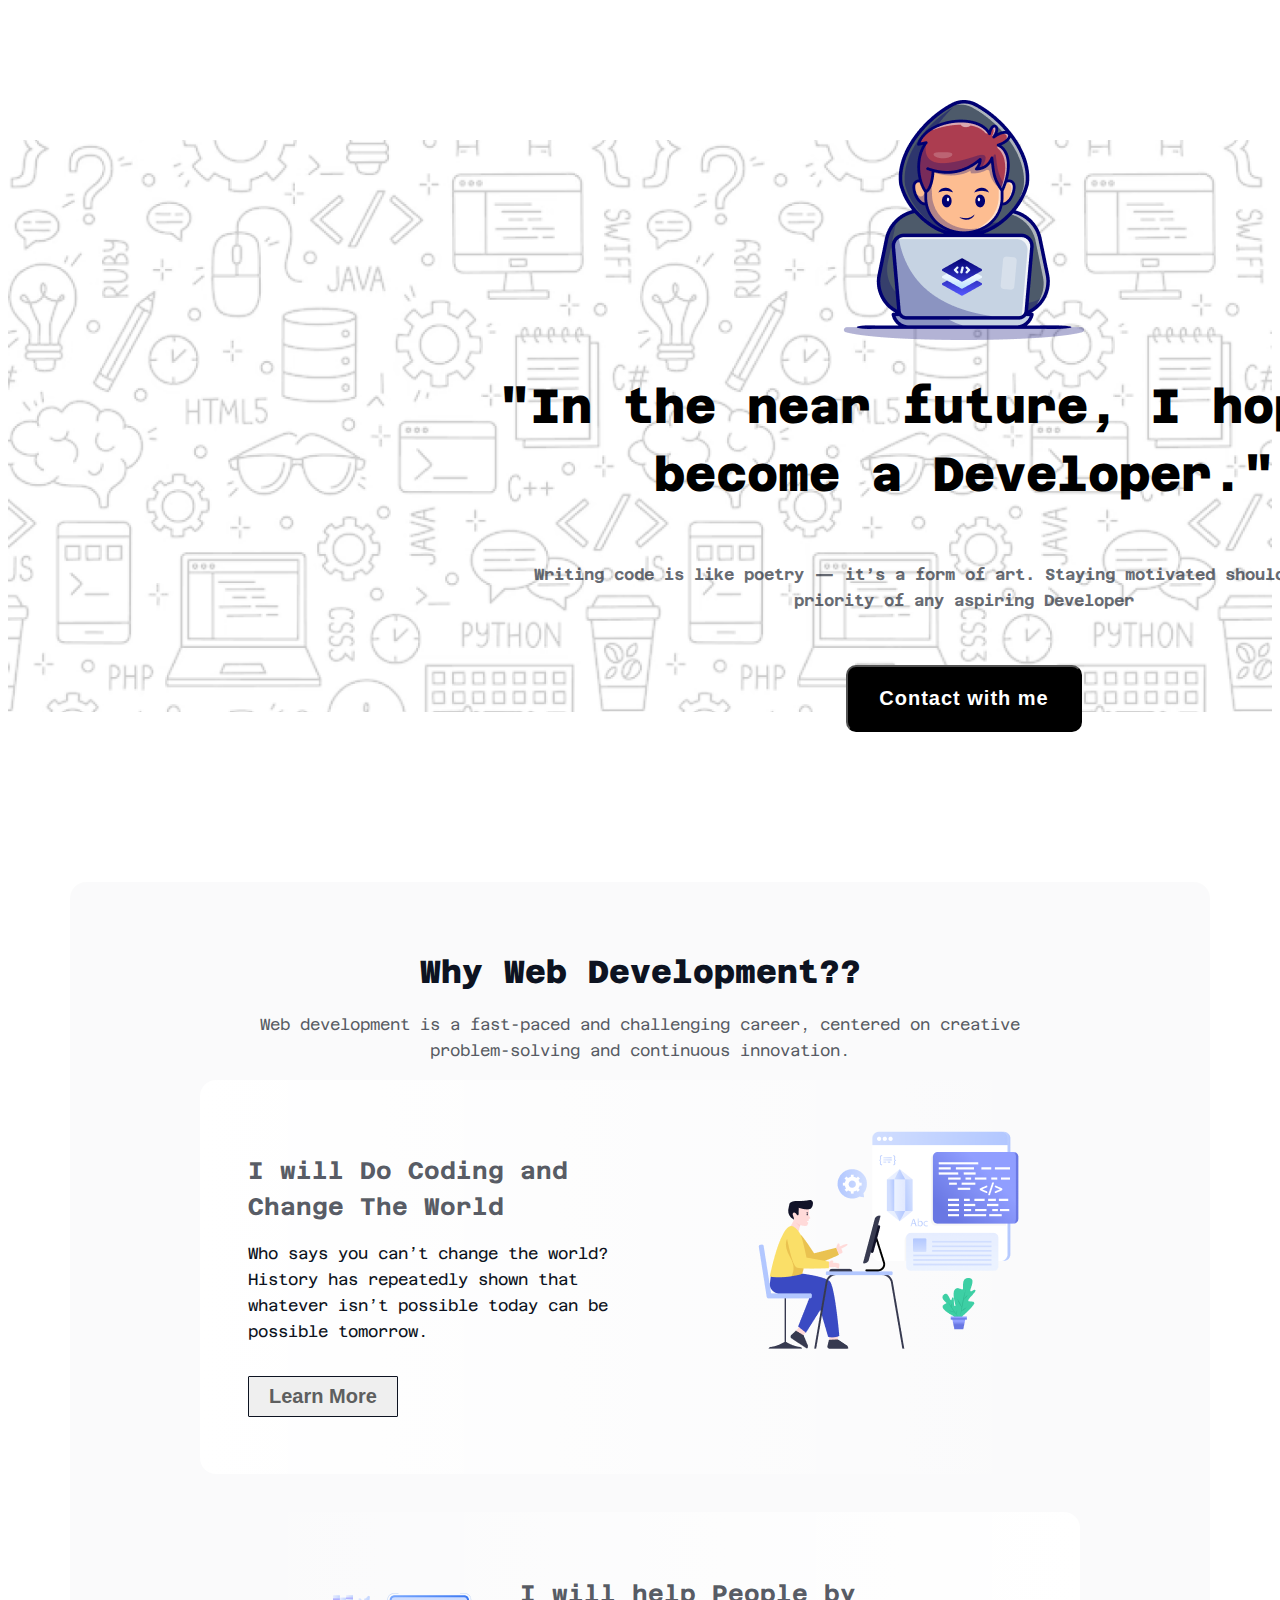
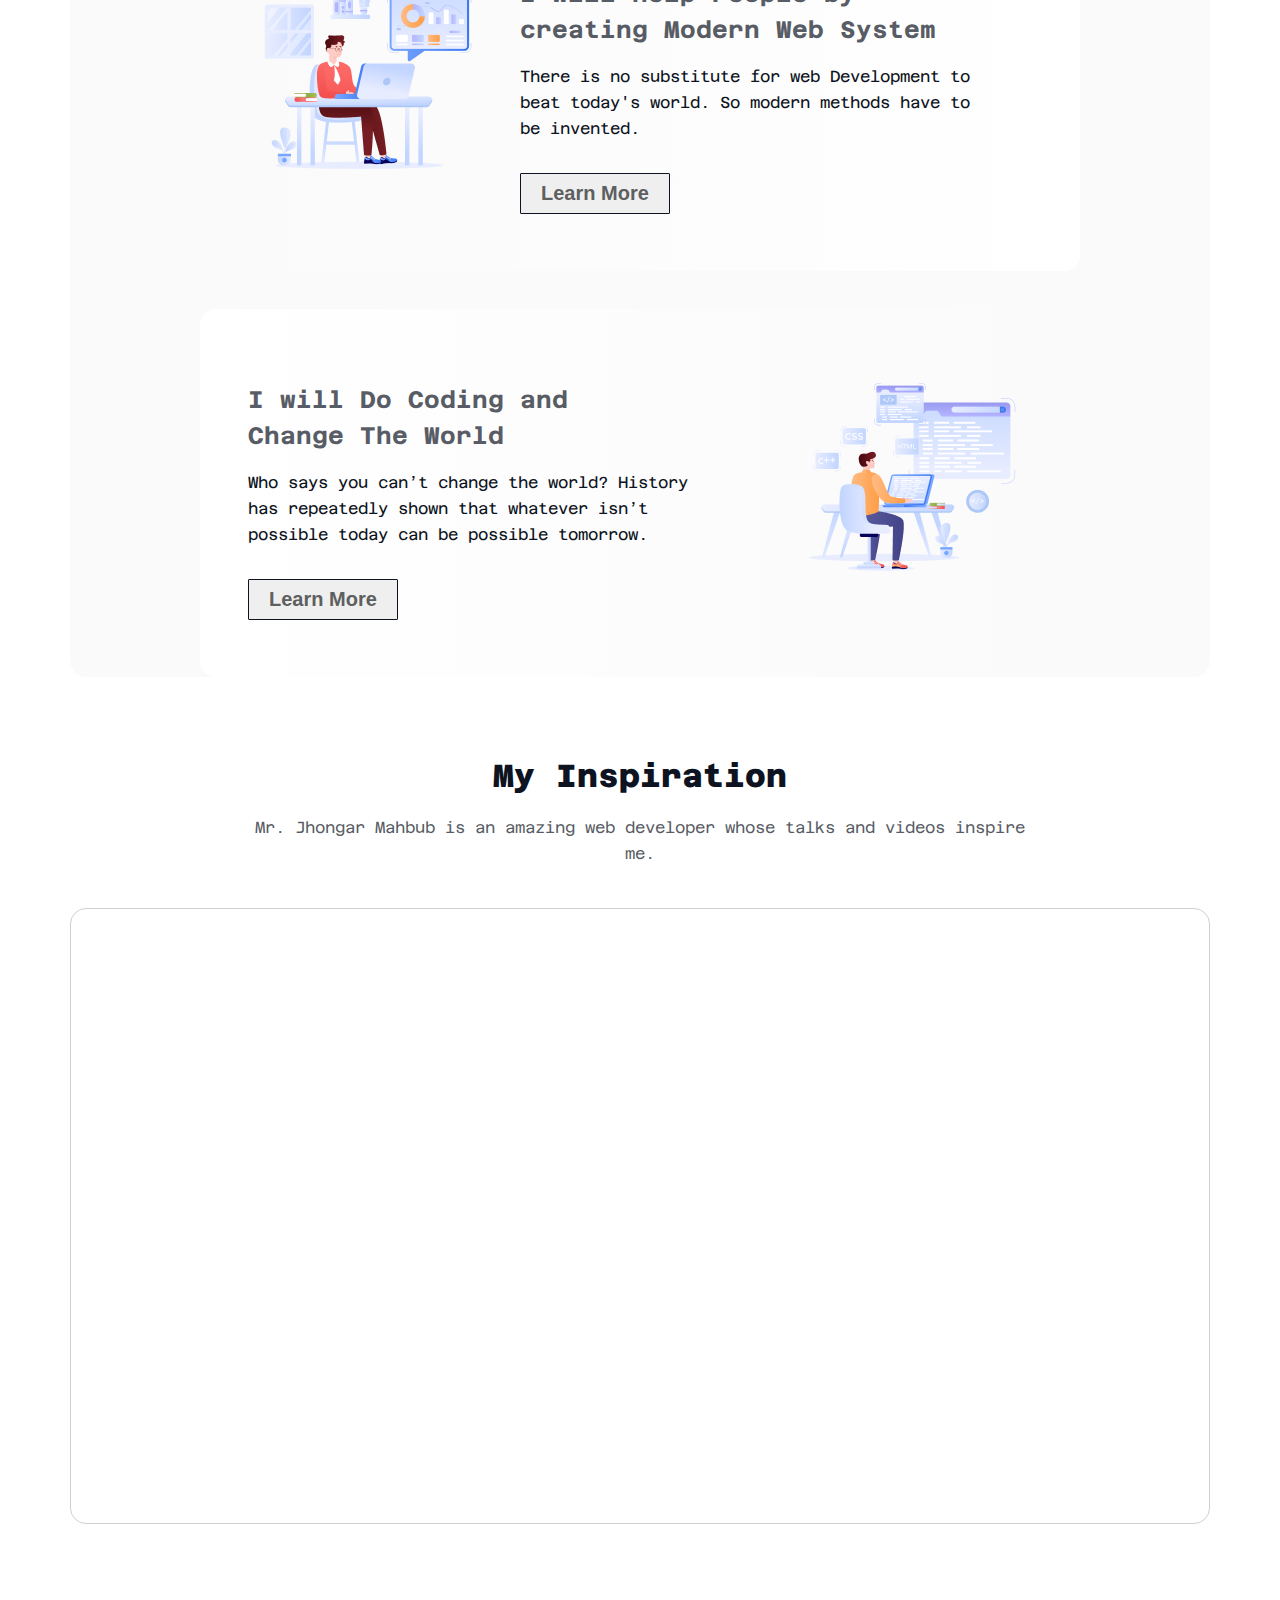
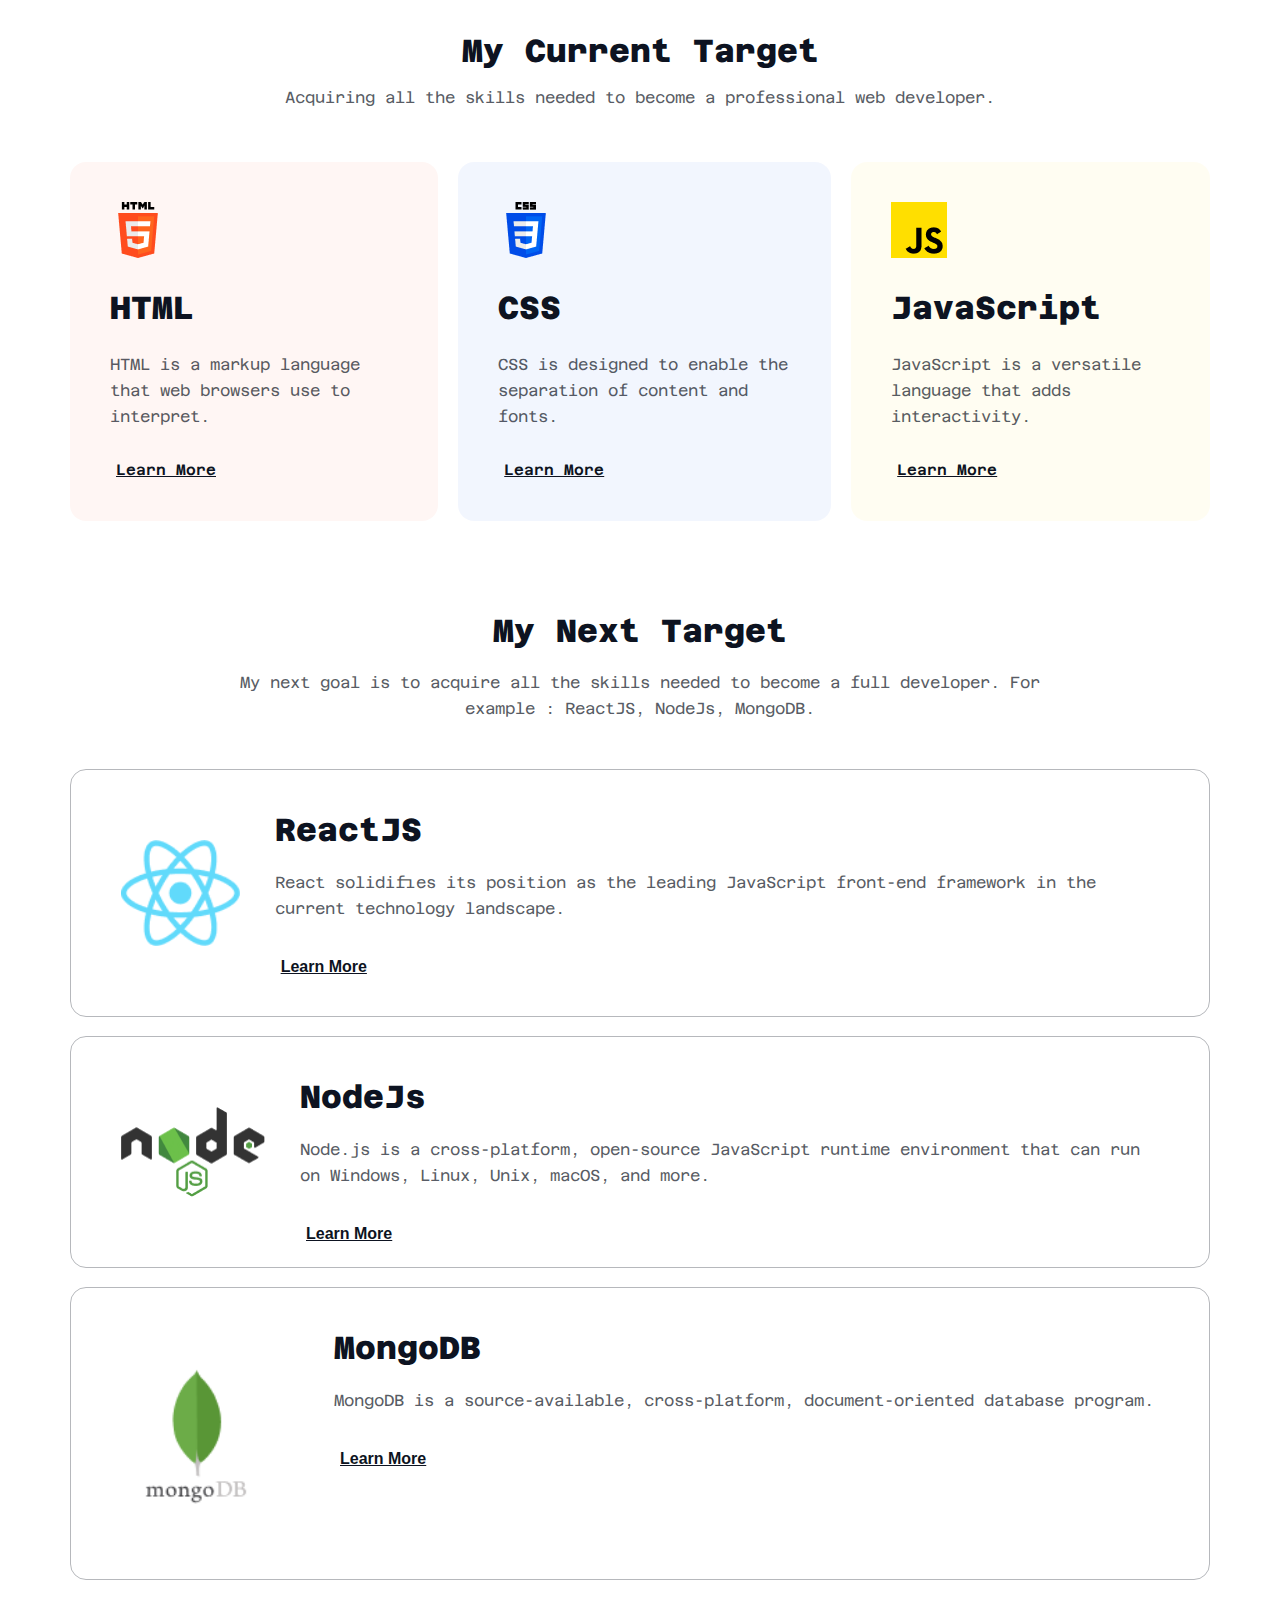
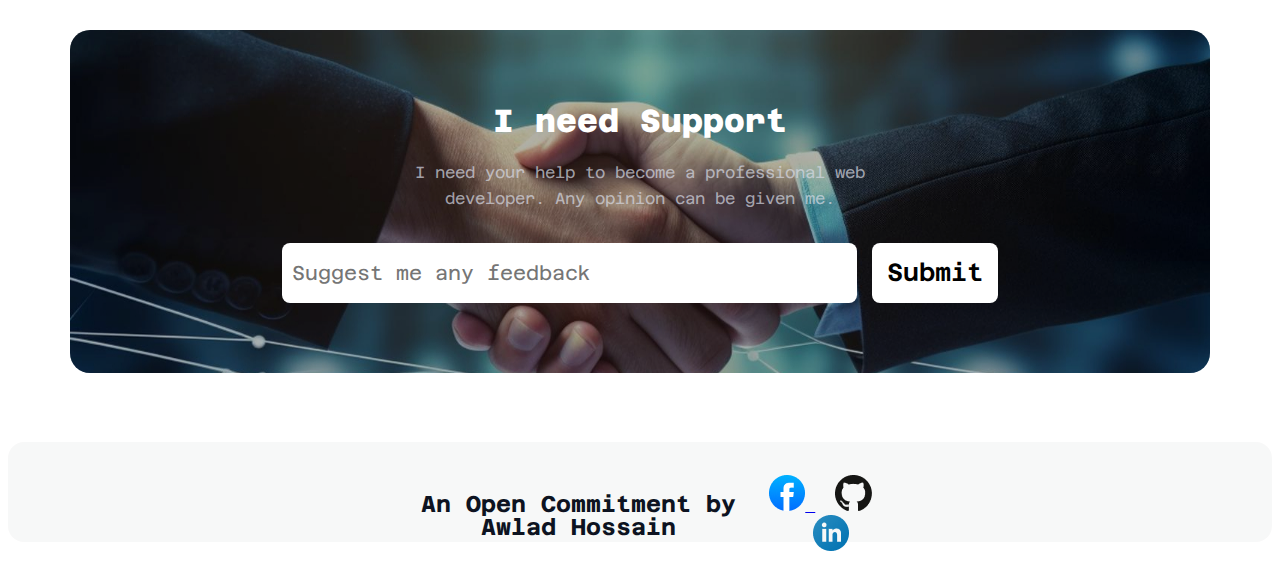
<file: index.html>
<!DOCTYPE html>
<html lang="en">
<head>
    <meta charset="UTF-8">
    <meta name="viewport" content="width=device-width, initial-scale=1.0">
    <title>Assignment-1</title>
    <link rel="preconnect" href="https://fonts.googleapis.com">
    <link rel="preconnect" href="https://fonts.gstatic.com" crossorigin>
    <link href="https://fonts.googleapis.com/css2?family=Azeret+Mono:ital,wght@0,100..900;1,100..900&display=swap" rel="stylesheet">
    <link rel="stylesheet" href="style/style.css">

</head>
<body>
    <header>
        <div class="div-sector">
            <div class="head-items">
                <img src="assets/Group.png" alt="">
                <h1 class="head-tittle">
                    "In the near future, I hope to become a Developer."
                </h1>
                <h4 class="head-sub-tittle">
                    Writing code is like poetry — it’s a form of art. Staying motivated should be the top priority of any aspiring Developer
                </h4>
                <a href="contact.html" target="_blank" >
                    <button class="head-btn">Contact with me</button>

                </a>
            </div>
        </div>
    </header>
    <main>
        <section class="section">
            <div class="skill-head">
                  <div class="skill-heading-detail">
                      <h1 class="skill-heading">Why Web Development??</h1>
                      <p class="skill-description">Web development is a fast-paced and challenging career, centered on creative problem-solving and continuous innovation.</p>
                  </div>
                  <div class="my-skill">
                      <div class="skill-details">
                          <h1 class="my-skill-heading">
                              I will Do Coding and Change The World
                          </h1>
                          <p class="my-skill-detail">
                            Who says you can’t change the world? History has repeatedly shown that whatever isn’t possible today can be possible tomorrow. 
                          </p>
                          <div class="set-btn">
                              <button class="my-skill-btn">Learn More</button>
                          </div>
                      </div>
                      <div>
                          <img src="assets/Layer_1.png" alt="">
                      </div>
                       
                  </div>
                  <br>
                  <br>
                  <div class="my-skills">
                      <div class="skill-pic-2">
                          <img src="assets/Group 3.png" alt="">
                      </div>
                      <div class="skill-detailss">
                          <h1 class="my-skill-heading">
                              I will help People by creating Modern Web System
                          </h1>
                          <p class="my-skill-detail">
                            There is no substitute for web Development to beat today's world. So modern methods have to be invented.

                          </p>
                          <div class="set-btn">
                              <button class="my-skill-btn">Learn More</button>
                          </div>
                      </div>
                      
                  </div>
                  <br>
                  <br>
                  <div class="my-skill">
                      <div class="skill-details">
                          <h1 class="my-skill-headings">
                              I will Do Coding and Change The World
                          </h1>
                          <p class="my-skill-detail">
                            Who says you can’t change the world? History has repeatedly shown that whatever isn’t possible today can be possible tomorrow.
                          </p>
                          <div class="set-btn">
                              <button class="my-skill-btn">Learn More</button>
                          </div>
                      </div>
                      <div>
                          <img src="assets/Group 4.png" alt="">
                      </div>
                       
                  </div>
            </div>
         </section>
         <section class="section-2">
            <div class="video-section">
                <h1 class="video-tittle">My Inspiration</h1>
                <p class="video-detail">Mr. Jhongar Mahbub is an amazing web developer whose talks and videos inspire me.
                </p>
            </div>
            <div class="video">
                <iframe width="1075" height="550" src="https://www.youtube.com/embed/clQL7TAQcsI?si=a5JZicJ56P_sLb8g" title="YouTube video player" frameborder="0" allow="accelerometer; autoplay; clipboard-write; encrypted-media; gyroscope; picture-in-picture; web-share" referrerpolicy="strict-origin-when-cross-origin" allowfullscreen></iframe>
            </div>
       </section>
       <section class="input-skill">
            <div class="aa">
                <h class="b">My Current Target</h>
                <p class="input-skill-description">Acquiring all the skills needed to become a professional web developer.
                </p>
            </div>
            <div class="skill-container">
                <div class="skill-name skill-a">
                    <img src="assets/html.png" alt="" class="skill-logo">
                 <h2 class="input-skill-head">HTML</h2>
                    <p class="skill-descriptions">HTML is a markup language that web browsers use 
                    to interpret.
                    </p>
                    <button class="input-skill-btn-a">
                        <u>Learn More</u>
                    </button>
                </div>
                <div class="skill-name skill-b">
                    <img src="assets/css.png" alt="" class="skill-logo">
                    <h2 class="input-skill-head">CSS</h2>
                    <p class="skill-descriptions">CSS is designed to enable the separation of content and fonts.</p>
                    <button class="input-skill-btn-b">
                        <u>Learn More</u>
                    </button>
                </div>
                <div class="skill-name skill-c">
                    <img src="assets/js.png" alt="" class="skill-logo">
                    <h2 class="input-skill-head">JavaScript</h2>
                    <p class="skill-descriptions">JavaScript is a versatile language that 
                    adds interactivity.</p>
                    <button class="input-skill-btn-c">
                        <u>Learn More</u>
                    </button>
                </div>
            </div>    
        </section>
        <section class="input-targer-skill">
            <h1 class="target-heading">My Next Target</h1>
            <h4 class="target-tittle">My next goal is to acquire all the skills needed to become a full developer. For example : ReactJS, NodeJs, MongoDB.</h4>
            <div class="target-skill">
                <img class="tr-skill-logo" src="assets/react.png" alt="">
                <div class="target-skill-details">
                    <h1 class="target-skill-head">ReactJS
                    </h1>
                    <p class="target-skill-description">React solidifies its position as the leading JavaScript front-end framework in the current technology landscape.</p>
                    <button class="targer-skill-btn"><u>Learn More</u></button>
                </div>
            </div>
            <br>
            <div class="target-skill">
                <img class="tr-skill-logo" src="assets/nodejs.png" alt="">
                <div class="target-skill-details">
                    <h1 class="target-skill-head">NodeJs
                    </h1>
                    <p class="target-skill-description">Node.js is a cross-platform, open-source JavaScript runtime environment that can run on Windows, Linux, Unix, macOS, and more.</p>
                    <button class="targer-skill-btn"><u>Learn More</u></button>
                </div>
            </div>
            <br>
            <div class="target-skill">
                <img class="tr-skill-logo" src="assets/mongodb.png" alt="">
                <div class="target-skill-details">
                    <h1 class="target-skill-head">MongoDB</h1>
                    <p class="target-skill-description">MongoDB is a source-available, cross-platform, document-oriented database program.</p>
                    <button class="targer-skill-btn"><u>Learn More</u></button>
                </div>
            </div>
             <div class="text-area">
               <div class="text-area-item">
                    <h1 class="text-head">I need Support</h1>
                    <p class="text-description">I need your help to become a professional web developer. Any opinion can be given me.</p>
                    <div class="write-comment">
                        <input class="text" type="text" placeholder="Suggest me any feedback for me">
                        <button class="submit-btn">Submit</button>
                    </div>
               </div>
            </div>
       </section>
    </main>
    <footer class="footer">
        <div class="footer-items">
            <div class="footer-tittle">
                An Open Commitment by Awlad Hossain
            </div>
            <div class="contact-icon">
                <a href="https://www.facebook.com/zillurrahman.marketer" target="_blank">
                    <img src="assets/facebook.png" alt="">
                </a>
                <a class="asd" href="https://github.com/dashboard" target="_blank">
                    <img src="assets/github.png" alt="">
                </a>
                <a href="https://www.facebook.com/zillurrahman.marketer" target="_blank">
                    <img src="assets/linkedin-icon 1.png" alt="">
                </a>
            </div>
        </div>
        
    </footer>
</body>
</html>
</file>
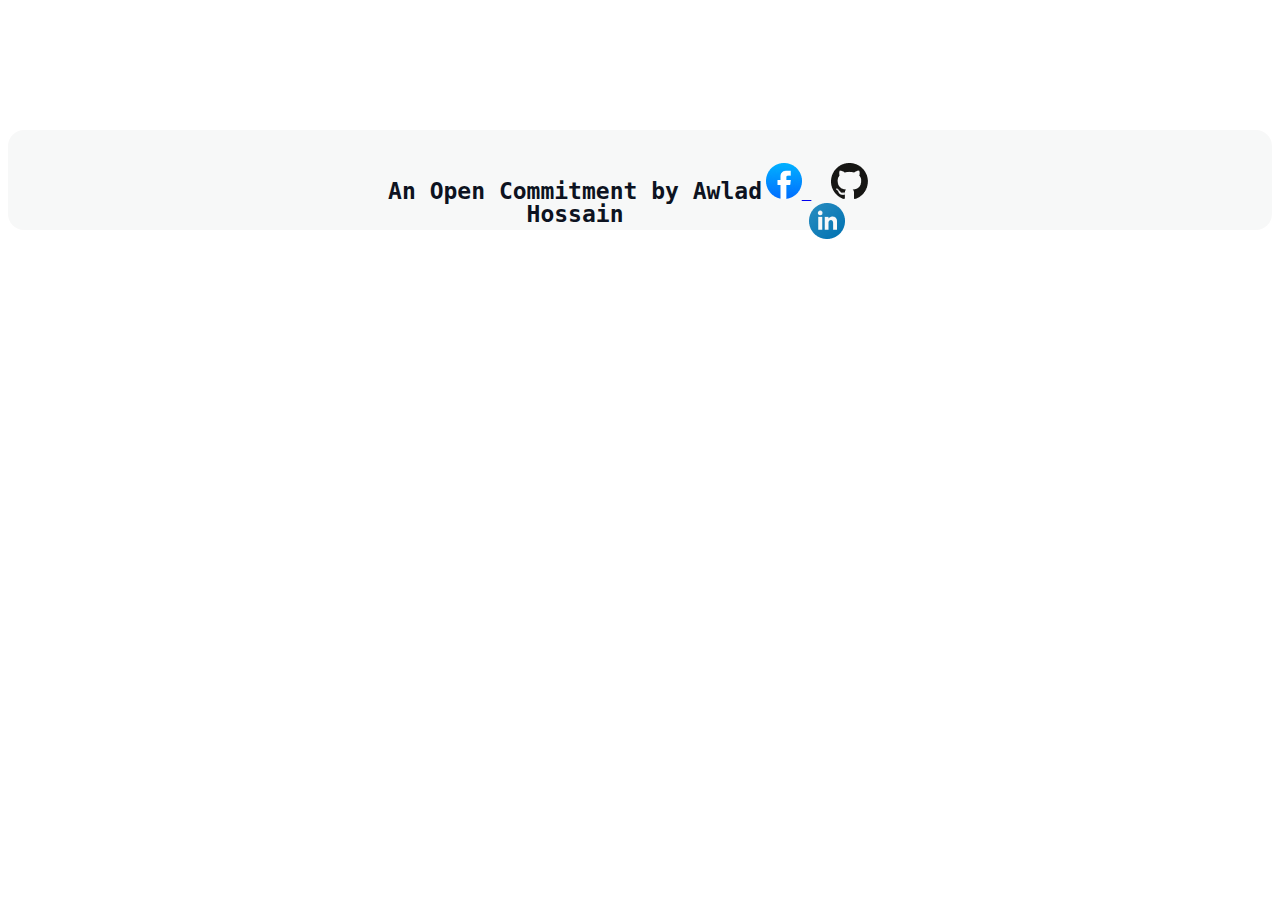
<file: contact.html>
<!DOCTYPE html>
<html lang="en">
<head>
    <meta charset="UTF-8">
    <meta name="viewport" content="width=device-width, initial-scale=1.0">
    <title>Document</title>
    <link rel="stylesheet" href="style/style.css">

</head>
<body>
    <footer class="footer">
        <div class="footer-items">
            <div class="footer-tittle">
                An Open Commitment by Awlad Hossain
            </div>
            <div class="contact-icon">
                <a href="https://www.facebook.com/zillurrahman.marketer" target="_blank">
                    <img src="assets/facebook.png" alt="">
                </a>
                <a class="asd" href="https://github.com/dashboard" target="_blank">
                    <img src="assets/github.png" alt="">
                </a>
                <a href="https://www.facebook.com/zillurrahman.marketer" target="_blank">
                    <img src="assets/linkedin-icon 1.png" alt="">
                </a>
            </div>
        </div>
        
    </footer>
</body>
</html>
</file>
<file: style/style.css>
body{
    font-family: "Azeret Mono", monospace;
}

.azeret-mono-font> {
  
  /* font-optical-sizing: auto; */
  font-weight: 300;
  font-style: normal;
}
/* header section  */
/* header section  */
.div-sector{
    background-image: url(../assets/Hero-bg.png);
    background-repeat: no-repeat;
    background-position: center center;
    background-size: 100%;
    height: 752px;
    margin-top: 50px;
}
.head-items{
    text-align: center;
    position: absolute;
    width: 1108px;
    height: 582px;
    left: 410px;
    right: 21px;
    top: 100px;
    bottom: 4506px;
    display: flex;
    flex-direction: column;
    justify-content: flex-start;
    align-items: center;
    padding: 0px;
}
.head-tittle{
    font-size:48px;
    font-weight: 800px;
    color: black;
    font-weight: 800;
    line-height: 68px;
    letter-spacing: 0%;
}
.head-sub-tittle{
    font-size: 16px;
    font-weight: 200px;
    color:rgba(13, 19, 33, 0.63);
    line-height: 26px;
    letter-spacing: 0%;
    padding: 0px 110px 30px 110px;
}
.head-btn{
    font-size: 20px;
    font-weight: 600;
    color: white;
    line-height: 23px;
    letter-spacing: 1px;
    padding: 20px 31px;
    border-radius: 10px;
    background-color:black;
}
/* header end */

/* main content */
/* main content */

/* section 1 */
.section{
    border-radius: 16px;
    background: rgba(13, 19, 33, 0.02);
    width: 1140px;
    height: 1395px;
    background-position: center center;
    margin: 80px auto;
}
.skill-head{
    padding: 50px 130px;
}
.skill-heading-detail{
    padding: 0px 25px;
}
.skill-heading{
    color: rgb(13, 19, 33);
    font-size: 32px;
    font-weight: 800;
    line-height: 37px;
    letter-spacing: 0%;
    text-align: center;

}
.skill-description{
    color: rgba(13, 19, 33, 0.70);
    font-size: 16px;
    font-weight: 400;
    line-height: 26px;
    letter-spacing: 0%;
    text-align: center;

}
.my-skill{
    border-radius: 16px;
    background:linear-gradient(90.00deg, rgb(255, 255, 255), rgba(255, 255, 255, 0) 100%);
    display: flex;
    justify-content: space-between;
    padding: 48px;

}
.skill-details{
    padding: 9px 98px 9px 0px;

}
.my-skill-heading{
    color: rgba(13, 19, 33, 0.7);
    font-size: 24px;
    font-weight: 700;
    line-height: 36px;
    letter-spacing: 0%;
    text-align: left;

}
.my-skill-detail{
    color: rgb(13, 19, 33);
    font-size: 16px;
    font-weight: 400;
    line-height: 26px;
    letter-spacing: 0%;
    text-align: left;

}
.set-btn{
    padding-top: 15px;
}
.my-skill-btn{
    color: rgb(94, 95, 95);
    font-size: 20px;
    font-weight: 600;
    line-height: 23px;
    letter-spacing: 0%;
    text-align: center;
    padding: 08px 20px;
    background-color: ;
    border: 1px solid rgb(13, 19, 33);
    border-radius: 1px;

}
.my-skills{
    border-radius: 16px;
    background:linear-gradient(270.00deg, rgb(255, 255, 255),rgba(255, 255, 255, 0) 100%);
    display: flex;
    justify-content: space-between;
    padding: 48px;
}
.skill-pic-2{
    /* padding: 8px auto; */

}
.skill-detailss{
    padding: 0px 40px 9px 32px;

}
.my-skill-headings{
    padding-right: 30px;
    color: rgba(13, 19, 33, 0.7);
    font-size: 24px;
    font-weight: 700;
    line-height: 36px;
    letter-spacing: 0%;
    text-align: left;

}
/* section 1 end */
/* section 1 end */

/* section-2 start */
/* section-2 start */

.section-2{
    width: 1140px;
    height: 795px;
    margin: 80px auto;
}
.video-section{
    padding:0px 170px 25px 170px;
}
.video-tittle{
    color: rgb(13, 19, 33);
    font-size: 32px;
    font-weight: 800;
    line-height: 37px;
    letter-spacing: 0%;
    text-align: center; 
}
.video-detail{
    color: rgba(13, 19, 33, 0.70);
    font-size: 16px;
    font-weight: 400;
    line-height: 26px;
    letter-spacing: 0%;
    text-align: center;
}
.video{
    display: flex;
    justify-content: center;
    padding: 32px;
    box-sizing: border-box;
    border: 1px solid rgba(13, 19, 33, 0.2);
    border-radius: 16px;
}
/* section-2 end */
/* section-2 end */

/* section-3 start*/
/* section-3 start */

.input-skill{
    width: 1140px;
    height: 500px;
    margin: 80px auto;
}
.aa{
    text-align: center;
}
.b{
    color: rgb(13, 19, 33);
    font-size: 32px;
    font-weight: 800;
    line-height: 37px;
    letter-spacing: 0%;
    text-align: center;
}
.input-skill-description{
    color: rgba(13, 19, 33, 0.70);
    font-size: 16px;
    font-weight: 400;
    line-height: 26px;
    letter-spacing: 0%;
    text-align: center;
    padding:0px 170px 25px 170px;

}
.skill-container{
    display: flex;
    gap: 20px;
    padding-top: 10px;

}
.skill-name{
    /* padding:20px 30px 20px 20px; */
    padding: 40px;
    background-color: aqua;
    border-radius: 16px;
}
.input-skill-head{
    color: rgb(13, 19, 33);
    font-size: 32px;
    font-weight: 800;
    line-height: 37px;
    letter-spacing: 0%;
}
.skill-descriptions{
    color: rgba(13, 19, 33, 0.70);
    font-size: 16px;
    font-weight: 400;
    line-height: 26px;
    letter-spacing: 0%;
}
.skill-a{
    background: rgba(255, 76, 30, 0.05);
}
.input-skill-btn-a{
    color: rgb(13, 19, 33);
    font-size: 15px;
    font-weight: 600;
    line-height: 20px;
    letter-spacing: 0%;
    font-family: "Azeret Mono", monospace;
    border: none;
    padding-top: 14px;
    background: rgba(255, 76, 30, 0.00);

}
.skill-b{
    background: rgba(0, 76, 232, 0.05);
}
.input-skill-btn-b{
    color: rgb(13, 19, 33);
    font-size: 15px;
    font-weight: 600;
    line-height: 20px;
    letter-spacing: 0%;
    font-family: "Azeret Mono", monospace;
    border: none;
    padding-top: 14px;
    background: rgba(0, 76, 232, 0.0);

}
.skill-c{
    background: rgba(255, 223, 0, 0.05);
}
.input-skill-btn-c{
    color: rgb(13, 19, 33);
    font-size: 15px;
    font-weight: 600;
    line-height: 20px;
    letter-spacing: 0%;
    font-family: "Azeret Mono", monospace;
    border: none;
    padding-top: 14px;
    background: rgba(255, 223, 0, 0.0);
}
/* section-3 end*/
/* section-3 end*/

/* section-4 start */
/* section-4 start */

.input-targer-skill{
    width: 1140px;
    height: 1300px;
    margin: 80px auto;
}
.target-heading{
    color: rgb(13, 19, 33);
    font-size: 32px;
    font-weight: 800;
    line-height: 37px;
    letter-spacing: 0%;
    text-align: center;
}
.target-tittle{
    color: rgba(13, 19, 33, 0.70);
    font-size: 16px;
    font-weight: 400;
    line-height: 26px;
    letter-spacing: 0%;
    text-align: center;
    padding:0px 170px 25px 170px;
}

.target-skill{
    display: flex;
    justify-content: space-between;
    border: 1px solid;
    border-radius: 16px;
    border-color:rgba(13, 19, 33, 0.30);
    
    
}
.tr-skill-logo{
    padding: 70px 15px 70px 50px;
    width: 150px;
    height: auto;
}
.target-skill-details{
    padding: 20px;
}
.target-skill-head{
    color: rgb(13, 19, 33);
    font-size: 32px;
    font-weight: 800;
    line-height: 37px;
    letter-spacing: 0%;
    text-align: left;
    padding-bottom: 0px;
}
.target-skill-description{
    color: rgba(13, 19, 33, 0.70);
    font-size: 16px;
    font-weight: 400;
    line-height: 26px;
    letter-spacing: 0%;
    text-align: left;
    padding: 0px 35px 15px 0px;
}
.targer-skill-btn{
    color: rgb(13, 19, 33);
    font-size: 16px;
    font-weight: 800;
    line-height: 25px;
    letter-spacing: 0%;
    text-align: left;
    background-color: white;
    border: none;
}
.text-area{
    background-image: url(../assets/handshake.jpg);
    background-position-x: center;
    background-position-y: center;
    border-radius: 20px;
    box-shadow: crimson inset;
    margin-top: 50px;
    
}
.text-area-item{
    padding-top: 50px;
    padding-bottom: 70px;
    background-color:rgba(0, 0, 0, 0.3);
    border-radius: 20px;
}
.text-head{
    color: rgb(255, 255, 255);
    font-size: 32px;
    font-weight: 800;
    line-height: 37px;
    letter-spacing: 0%;
    text-align: center;
    padding-bottom: 0px;
}
.text-description{
    color: rgba(215, 218, 228, 0.7);
    font-size: 16px;
    font-weight: 400;
    line-height: 26px;
    letter-spacing: 0%;
    text-align: center;
    padding:0px 300px 15px 300px;
}
.write-comment{
    display: flex;
    justify-content: center;
    gap: 15px;
}
.text{
    font-size: 20px;
    font-weight: 400;
    line-height: 26px;
    letter-spacing: 0%;
    padding:15px 260px 15px 10px;
    font-family: "Azeret Mono", monospace;
    border: none;
    border-radius: 8px;
}
.submit-btn{
    font-size: 25px;
    font-weight: 600;
    line-height: 30px;
    letter-spacing: 0%;
    padding: 15px;
    font-family: "Azeret Mono", monospace;
    background-color: white;
    border: none;
    border-radius: 8px;
}
/* End all of section  */
/* End all of section  */

/* start footer part  */
/* start footer part  */

.footer{
    height: 100px;
    border-radius: 16px;
    background: rgba(13, 19, 33, 0.03);
    margin-top: 130px;
}
.footer-items{
    display: flex;
    flex-direction: row;
    justify-content:space-between;
    align-items:center;
    text-align: center;
    padding:33px 380px;

}
.footer-tittle{
    color: rgb(13, 19, 33);
    font-size: 23px;
    font-weight: 700;
    line-height: 23px;
    letter-spacing: 0%;
    /* text-align: center; */
}
.contact-icon{
 
}
.asd{
    
    width: 157.01px;
    height: 36px;
    margin: 0px 20px;
}
/* end footer part */
/* end footer part */
</file>
